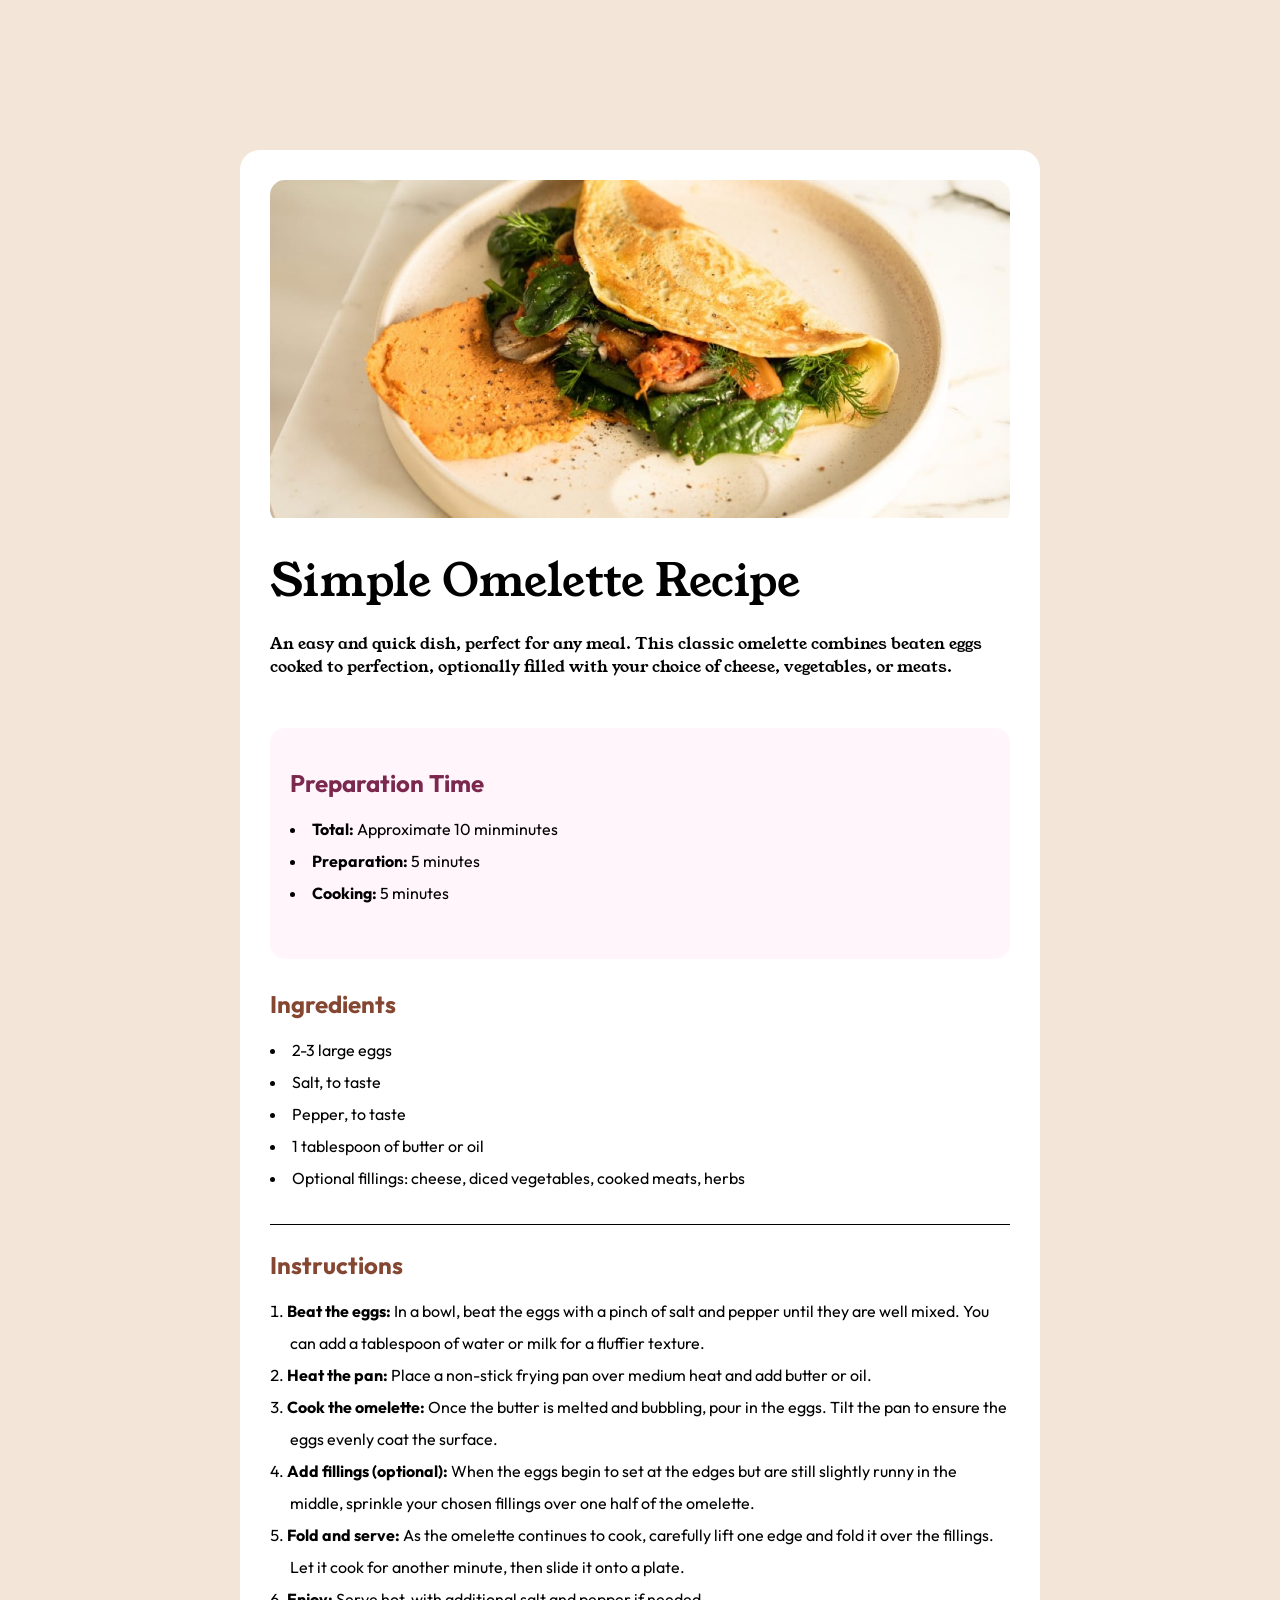
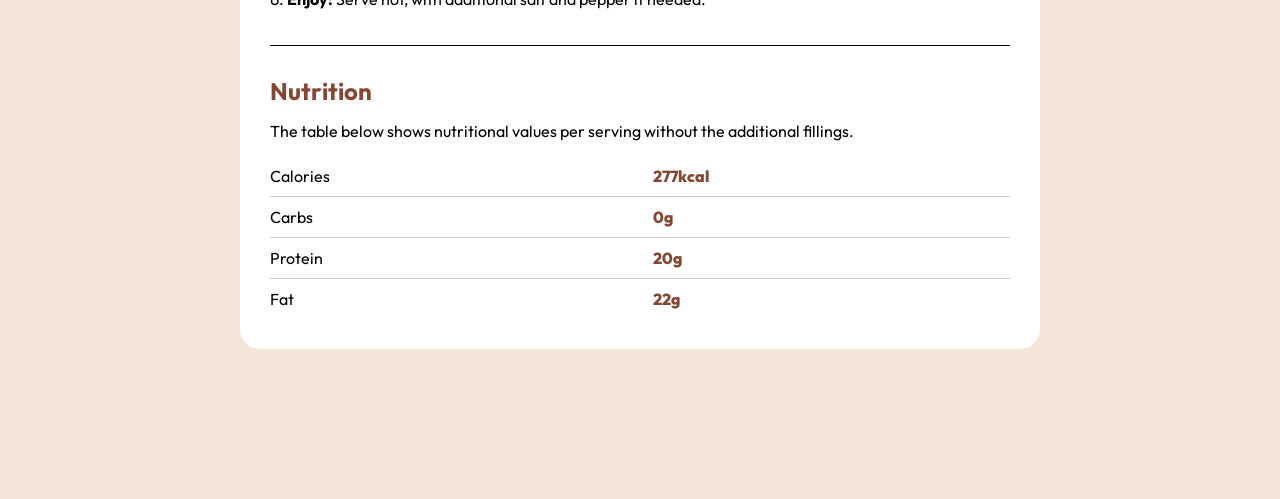
<file: Web Technology/Lab1/index.html>
<!DOCTYPE html>
<html lang="en">
<head>
  <meta charset="UTF-8">
  <meta name="viewport" content="width=device-width, initial-scale=1.0">

  <title>Frontend Mentor | Recipe page</title>
  <link rel="preconnect" href="https://fonts.googleapis.com">
  <link rel="preconnect" href="https://fonts.gstatic.com" crossorigin>
  <link href="https://fonts.googleapis.com/css2?family=Outfit:wght@100..900&family=Young+Serif&display=swap"
    rel="stylesheet">
  
  <link rel="stylesheet" href="style.css" />
</head>
<body>
  <div class="container">
    <div class="recipe-image">
      <img src="./image-omelette.jpeg" alt="omlette">
    </div>


      <h1 id="header">Simple Omelette Recipe</h1>


      <p>An easy and quick dish, perfect for any meal. This classic omelette combines beaten eggs cooked
      to perfection, optionally filled with your choice of cheese, vegetables, or meats.</p>

    <section class="preparation-time">
      <h2>Preparation Time</h2>
      <ul>
        <li><strong> Total:</strong> Approximate 10 minminutes</li>
        <li><strong> Preparation:</strong> 5 minutes</li>
        <li><strong> Cooking:</strong> 5 minutes</li>
      </ul>
    </section>


    <section class="ingredients">
      <h1>Ingredients</h1>
      <ul>
        <li> 2-3 large eggs</li>
        <li> Salt, to taste</li>
        <li> Pepper, to taste</li>
        <li> 1 tablespoon of butter or oil</li>
        <li> Optional fillings: cheese, diced vegetables, cooked meats, herbs</li>
      </ul>
    </section>
    <section class="instructions">
      <h1>Instructions</h1>
      <ol>
        <li><strong> Beat the eggs:</strong> In a bowl, beat the eggs with 
            a pinch of salt and pepper until they are well mixed.
        You can add a tablespoon of water or milk for a fluffier texture.</li>
        
        <li><strong> Heat the pan:</strong> Place a non-stick frying pan over medium heat and add butter
             or oil.</li>
        
        <li><strong> Cook the omelette:</strong> Once the butter is melted and bubbling, pour in the eggs. 
            Tilt the pan to ensure
        the eggs evenly coat the surface.</li>
        
        <li><strong> Add fillings (optional):</strong> When the eggs begin to set at the edges but are still
             slightly runny in the
        middle, sprinkle your chosen fillings over one half of the omelette.</li>
        
        <li><strong> Fold and serve:</strong> As the omelette continues to cook, carefully lift one edge and 
            fold it over the
        fillings. Let it cook for another minute, then slide it onto a plate.</li>
        
        <li><strong> Enjoy:</strong> Serve hot, with additional salt and pepper if needed.</li>
      </ol>
    </section>



    <section class="nutrition">
      <h1>Nutrition</h1>
      <p>The table below shows nutritional values per serving
         without the additional fillings.</p>
      <table>
        <tbody>
          <tr>
            <td>Calories</td>
            <td class="last-row">277kcal</td>
          </tr>

          <tr>
            <td>Carbs</td>
            <td class="last-row">0g</td>
          </tr>

          <tr>
            <td>Protein</td>
            <td class="last-row">20g</td>
          </tr>

          <tr class="last">
            <td>Fat</td>
            <td class="last-row">22g</td>
          </tr>
        </tbody>
      </table>

    </section>

  </div>
</body>
</html>
</file>
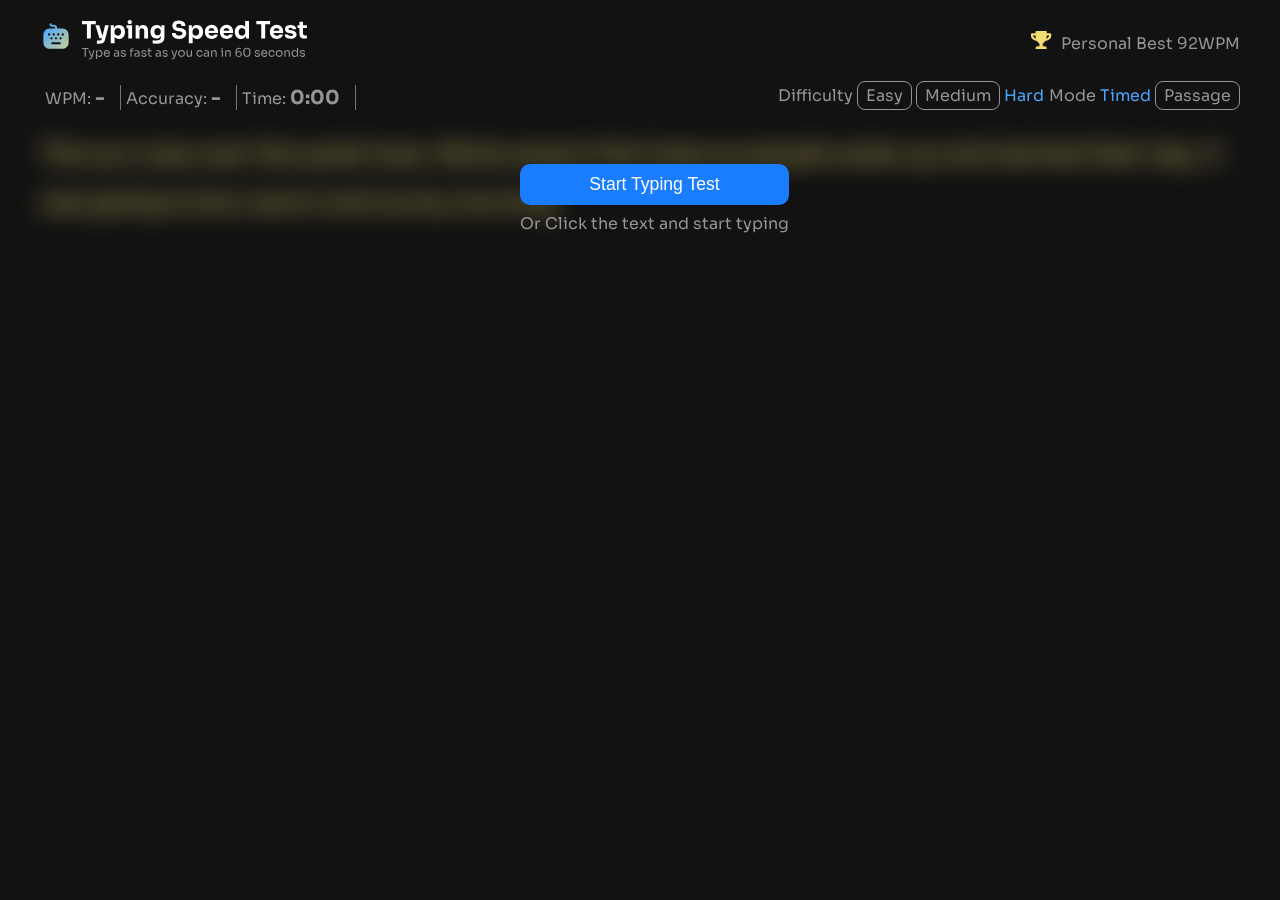
<file: Web Technology/Lab2/index.html>
<!DOCTYPE html>
<html lang="en">
<head>
  <meta charset="UTF-8">
  <meta name="viewport" content="width=device-width, initial-scale=1.0"> 
  <link rel="icon" type="image/png" sizes="32x32" href="./favicon-32x32.png">
  <link rel="stylesheet" href="index.css">
  <link rel="preconnect" href="https://fonts.googleapis.com">
<link rel="preconnect" href="https://fonts.gstatic.com" crossorigin>
<link href="https://fonts.googleapis.com/css2?family=Outfit:wght@100..900
&family=Sora:wght@100..800&family=Young+Serif&display=swap" rel="stylesheet">
  <title>Typing Speed Test</title>

 
</head>
<body>

 <div class="container">
   <header>
     
    <div class="logo">
      <img src="./logo-large.svg" alt="Logo of typing test">
    </div>

    <div class="peronal-best">
        <img src="./icon-personal-best.svg" alt="personal-best image">
    
        
    <span class="label">Personal Best</span>
    <span class="Score">92WPM</span>
    </div>
   </header>

   <div class="stats">
    <div class="timing">
      <div class="option">
        <span class="label">WPM:</span>
        <span class="value" id="stat_wpm">-</span>
      </div>
      <div class="option">
        <span class="label">Accuracy:</span>
        <span class="value" id="stat_accuracy">-</span>
      </div>
      <div class="option">
        <span class="label">Time:</span>
        <span class="value" id="stat_time">0:00</span>
      </div>
    </div>
    <div class="difficulties">
      <div class="tags">
        <span class="label">Difficulty</span>
        <span class="tag">Easy</span>
        <span class="tag">Medium</span>
        <span class="tag-active">Hard</span>
      </div>
      <div class="tags">
        <span class="label">Mode</span>
        <span class="tag-active">Timed</span>
        <span class="tag">Passage</span>
      </div>
    </div>
   </div>

   <div class="typebox">
     <div class="texts" id="texts">
     
     </div>
     <div class="starter" id="starterElement">
       <button id="starterBtn">Start Typing Test</button>
       <p>Or Click the text and start typing</p>
     </div>
   </div>

   <div>
   <input type="text" id="hidden-input">
   </div>

 </div>

 <script src="script.js"></script>
</body>
</html>
</file>
<file: Web Technology/Lab1/style.css>
*{
    margin: 0;
    padding: 0;
    box-sizing: border-box;
}
a{
    text-decoration: none;
}
ul{
    list-style-position: inside;
    margin-bottom: 30px;
    line-height: 2; 
}
ol{
    list-style-position: inside;
    margin-bottom: 30px;
    line-height: 2;
}


body{
    background-color:hsl(30, 54%, 90%);
    font-family: "Young Serif", serif;
    font-size: 16px;
}
img{
    width:100%;
}



h1,h2,h3,h4,h5{
    font-family: "Young Serif", serif;
}
.container{
    background-color: white;
    max-width: 800px;
    margin-left: auto;
    margin-right: auto;
    margin-top: 150px;
    margin-bottom: 150px;
    padding: 30px;
    border-radius: 20px;
}

.recipe-image{
    border-radius: 15px;
    margin-bottom: 25px;
    overflow: hidden;
}

#header{
    margin-bottom: 20px;
    font-family: "Young Serif", serif;
    font-size: 45px;
    font-weight: 400;
}


.preparation-time{
    margin-top: 50px;
    margin-bottom: 30px;
    background-color: hsl(330, 100%, 98%);
    padding: 20px;
    border-radius: 15px;
    font-family: "Outfit", sans-serif;
}

.preparation-time h2{
    margin-bottom: 15px;
    color:hsl(332, 51%, 32%);
    font-family: "Outfit", sans-serif;
    padding-top: 20px;
}

.ingredients{
    margin-bottom: 50px;
    font-family: "Outfit", sans-serif;
    border-bottom: 1px solid black;
}

.ingredients h1{
    margin-bottom: 15px;
    color:hsl(14, 45%, 36%);
    font-family: "Outfit", sans-serif;
    
}

.instructions{
    margin-bottom: 30px;
    margin-top: -25px;
    font-family: "Outfit", sans-serif;
    border-bottom: 1px solid black;
}
.instructions h1{
    margin-bottom: 15px;
    color:hsl(14, 45%, 36%);
    font-family: "Outfit", sans-serif;
}
.instructions ol li{
    text-indent: -20px;
    padding-left: 20px;
}

.nutrition{
    font-family: "Outfit", sans-serif;
}
.nutrition h1{
    margin-bottom: 15px;
    color:hsl(14, 45%, 36%);
    font-family: "Outfit", sans-serif;
}
.nutrition table{
    margin-top: 15px;
    width: 100%;
    border-collapse: collapse;
}
.nutrition table td{
    padding: 10px 0;
    border-bottom: 1px solid hsl(0, 0%, 80%);
}

.nutrition table tr:last-child td{
    border-bottom: none;
}
.last-row{
    color: hsl(14, 45%, 36%);
    font-weight: 800;
}
</file>
<file: Web Technology/Lab2/index.css>
:root {
    --clr-neutral-900:hsl(0, 0%, 7%);
    --clr-neutral-800:hsl(0, 0%, 15%);
    --clr-neutral-500:hsl(240, 3%, 46%);
    --clr-neutral-400:hsl(240, 1%, 59%);
     --clr-neutral-0:hsl(0, 0%, 100%);
     --clr-blue-600:hsl(214, 100%, 55%);
     --clr-blue-400:hsl(210, 100%, 65%);
     --clr--red-500:hsl(354, 63%, 57%);
    --clr--Green-500:hsl(140, 63%, 57%);
    --clr--Yellow-500:hsl(49, 85%, 70%);

    --font-main:"sora", sans serif;
    --font-size:16px;
} 
*{
    padding: 0;
    margin: 0;
    box-sizing: "border-box";
}

html{
    font-size: var(--font-size);
}

body{
    font-family: var(--font-main);
    color: var(--clr-neutral-400);
    background-color: var(--clr-neutral-900);
}
.container{
    max-width: 1200px;
    margin: 20px auto;
}

header{
    margin-bottom: 20px;
    display: flex;
    justify-content: space-between;
    align-items: center;
}

.label {
     color: var(--clr-neutral-400);
     margin-left: 5px;
}

.stats {
    display: flex;
    justify-content: space-between;
}

.timing, .difficulties{
    display: flex;

}
.timing .option{
    padding-right: 15px;
    border-right: 1px solid var(--clr-neutral-500);
}
.option .timing{
   border-right: none;
}
.timing .value{
    font-size: 1.2rem;
    font-weight: bold;
}

.tags .tag{
    border: 1px solid var(--clr-neutral-400);
    border-radius: 8px;
    padding: 3px 8px;
}

.tag-active{
    border-color: var(--clr-blue-400);
    color: var(--clr-blue-400);
}

.typebox {
    padding: 20px 0px;
    position: relative;
}

.typebox .texts {
    font-size: 1.5em;
    line-height: 2;
    color: var(--clr--Yellow-500);
}

 .blurred{
    filter: blur(12px);
 }

 .hidden{
    display: none !important;
 }

 .current{
   background-color: var(--clr-neutral-800);
  border-left: 1px solid var(--clr-blue-600);
 }

 .correct{
    color: var(--clr--Green-500);
 }

 .incorrect{
    color: var(--clr--red-500);
    border-bottom: 1px solid var(--clr--red-500); 
}

#hidden-input {
    width: 0;
    height: 0;
    border: none;
}

.starter{
    position: absolute;
    left: 40%;
    top: 40%;
    display: flex;
    flex-direction: column;
    gap: 8px;
}
.starter p{
    text-align: center;
}
.starter button{
   padding: 10px 15px;
   background-color: var(--clr-blue-600);
   border-radius: 10px;
   color: var(--clr-neutral-0);
   font-size: 1.1rem;
   border: none;
}
button:hover{
    cursor: pointer;
}
</file>
